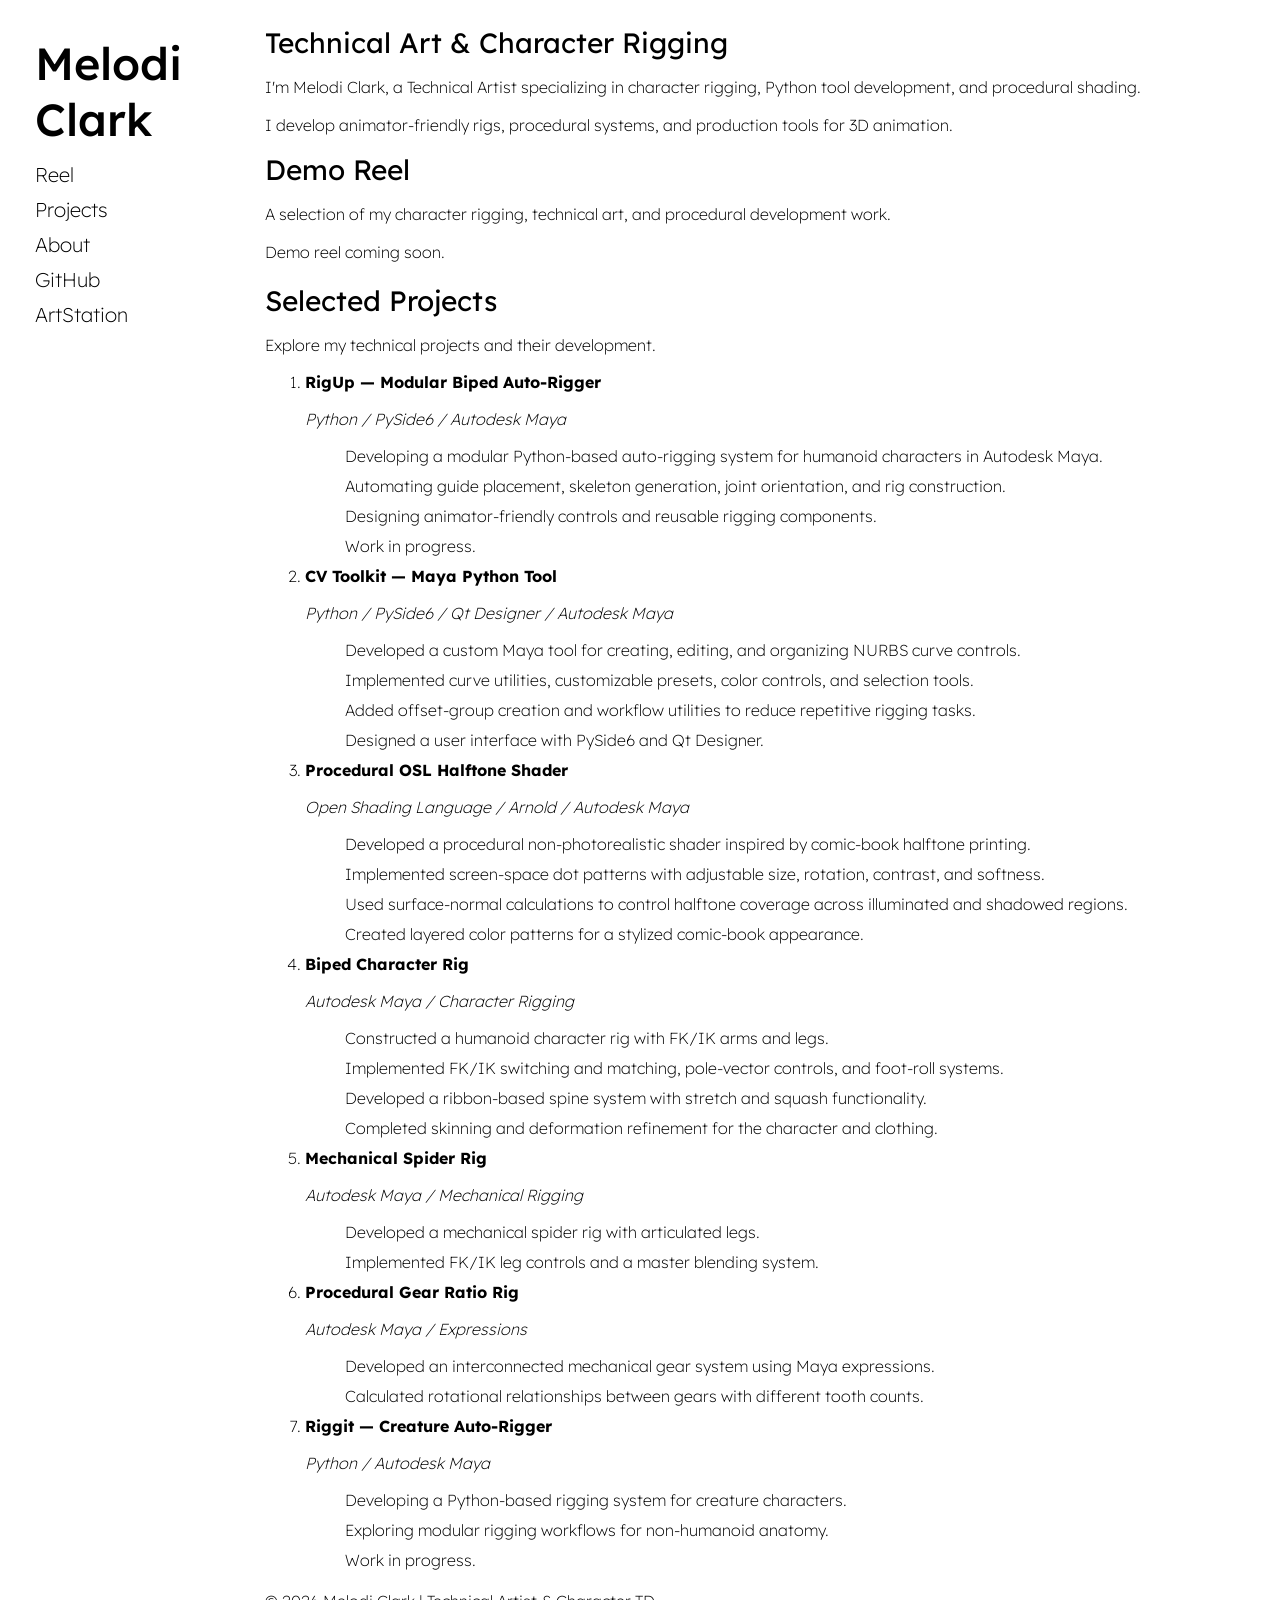
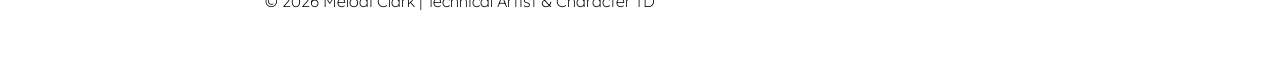
<file: index.html>
<!DOCTYPE html>
<html lang="en">
<head>
    <meta charset="UTF-8">
    <meta name="viewport" content="width=device-width, initial-scale=1.0">

    <title>Melodi Clark | Technical Artist & Character TD</title>

    <meta name="description" content="Technical art portfolio of Melodi Clark, specializing in character rigging, Python tools, and procedural shading.">

    <link href="https://fonts.googleapis.com/css2?family=Lexend+Deca:wght@200;300;400;500;600;700&display=swap" rel="stylesheet">
    <link rel="stylesheet" href="./style.css">
</head>

<body>
    <div id="parent">

        <div id="sidebar">
            <h1 class="title">Melodi<br>Clark</h1>

            <ul class="sidebar-links">
                <li><a href="./index.html">Reel</a></li>
                <li><a href="./projects.html">Projects</a></li>
                <li><a href="./about.html">About</a></li>
                <li><a href="https://github.com/Melodi3D" target="_blank" rel="noopener noreferrer">GitHub</a></li>
                <li><a href="https://www.artstation.com/melodi3d" target="_blank" rel="noopener noreferrer">ArtStation</a></li>
            </ul>
        </div>

        <main id="content">

            <h2 class="projects-title">Technical Art & Character Rigging</h2>

            <p>
                I'm Melodi Clark, a Technical Artist specializing in
                character rigging, Python tool development, and
                procedural shading.
            </p>

            <p>
                I develop animator-friendly rigs, procedural systems,
                and production tools for 3D animation.
            </p>

            <section class="section">
                <h2 class="projects-title">Demo Reel</h2>

                <p>
                    A selection of my character rigging, technical art,
                    and procedural development work.
                </p>

                <p>Demo reel coming soon.</p>
            </section>

            <section class="section">
                <h2 class="projects-title">Selected Projects</h2>

                <p>
                    Explore my technical projects and their development.
                </p>

                <ol>
                    <li>
                        <strong>RigUp — Modular Biped Auto-Rigger</strong>
                        <p><em>Python / PySide6 / Autodesk Maya</em></p>

                        <ul>
                            <li>Developing a modular Python-based auto-rigging system for humanoid characters in Autodesk Maya.</li>
                            <li>Automating guide placement, skeleton generation, joint orientation, and rig construction.</li>
                            <li>Designing animator-friendly controls and reusable rigging components.</li>
                            <li>Work in progress.</li>
                        </ul>
                    </li>

                    <li>
                        <strong>CV Toolkit — Maya Python Tool</strong>
                        <p><em>Python / PySide6 / Qt Designer / Autodesk Maya</em></p>

                        <ul>
                            <li>Developed a custom Maya tool for creating, editing, and organizing NURBS curve controls.</li>
                            <li>Implemented curve utilities, customizable presets, color controls, and selection tools.</li>
                            <li>Added offset-group creation and workflow utilities to reduce repetitive rigging tasks.</li>
                            <li>Designed a user interface with PySide6 and Qt Designer.</li>
                        </ul>
                    </li>

                    <li>
                        <strong>Procedural OSL Halftone Shader</strong>
                        <p><em>Open Shading Language / Arnold / Autodesk Maya</em></p>

                        <ul>
                            <li>Developed a procedural non-photorealistic shader inspired by comic-book halftone printing.</li>
                            <li>Implemented screen-space dot patterns with adjustable size, rotation, contrast, and softness.</li>
                            <li>Used surface-normal calculations to control halftone coverage across illuminated and shadowed regions.</li>
                            <li>Created layered color patterns for a stylized comic-book appearance.</li>
                        </ul>
                    </li>

                    <li>
                        <strong>Biped Character Rig</strong>
                        <p><em>Autodesk Maya / Character Rigging</em></p>

                        <ul>
                            <li>Constructed a humanoid character rig with FK/IK arms and legs.</li>
                            <li>Implemented FK/IK switching and matching, pole-vector controls, and foot-roll systems.</li>
                            <li>Developed a ribbon-based spine system with stretch and squash functionality.</li>
                            <li>Completed skinning and deformation refinement for the character and clothing.</li>
                        </ul>
                    </li>

                    <li>
                        <strong>Mechanical Spider Rig</strong>
                        <p><em>Autodesk Maya / Mechanical Rigging</em></p>

                        <ul>
                            <li>Developed a mechanical spider rig with articulated legs.</li>
                            <li>Implemented FK/IK leg controls and a master blending system.</li>
                        </ul>
                    </li>

                    <li>
                        <strong>Procedural Gear Ratio Rig</strong>
                        <p><em>Autodesk Maya / Expressions</em></p>

                        <ul>
                            <li>Developed an interconnected mechanical gear system using Maya expressions.</li>
                            <li>Calculated rotational relationships between gears with different tooth counts.</li>
                        </ul>
                    </li>

                    <li>
                        <strong>Riggit — Creature Auto-Rigger</strong>
                        <p><em>Python / Autodesk Maya</em></p>

                        <ul>
                            <li>Developing a Python-based rigging system for creature characters.</li>
                            <li>Exploring modular rigging workflows for non-humanoid anatomy.</li>
                            <li>Work in progress.</li>
                        </ul>
                    </li>
                </ol>
            </section>

            <footer>
                <p>© 2026 Melodi Clark | Technical Artist & Character TD</p>
            </footer>

        </main>
    </div>
</body>
</html>
</file>
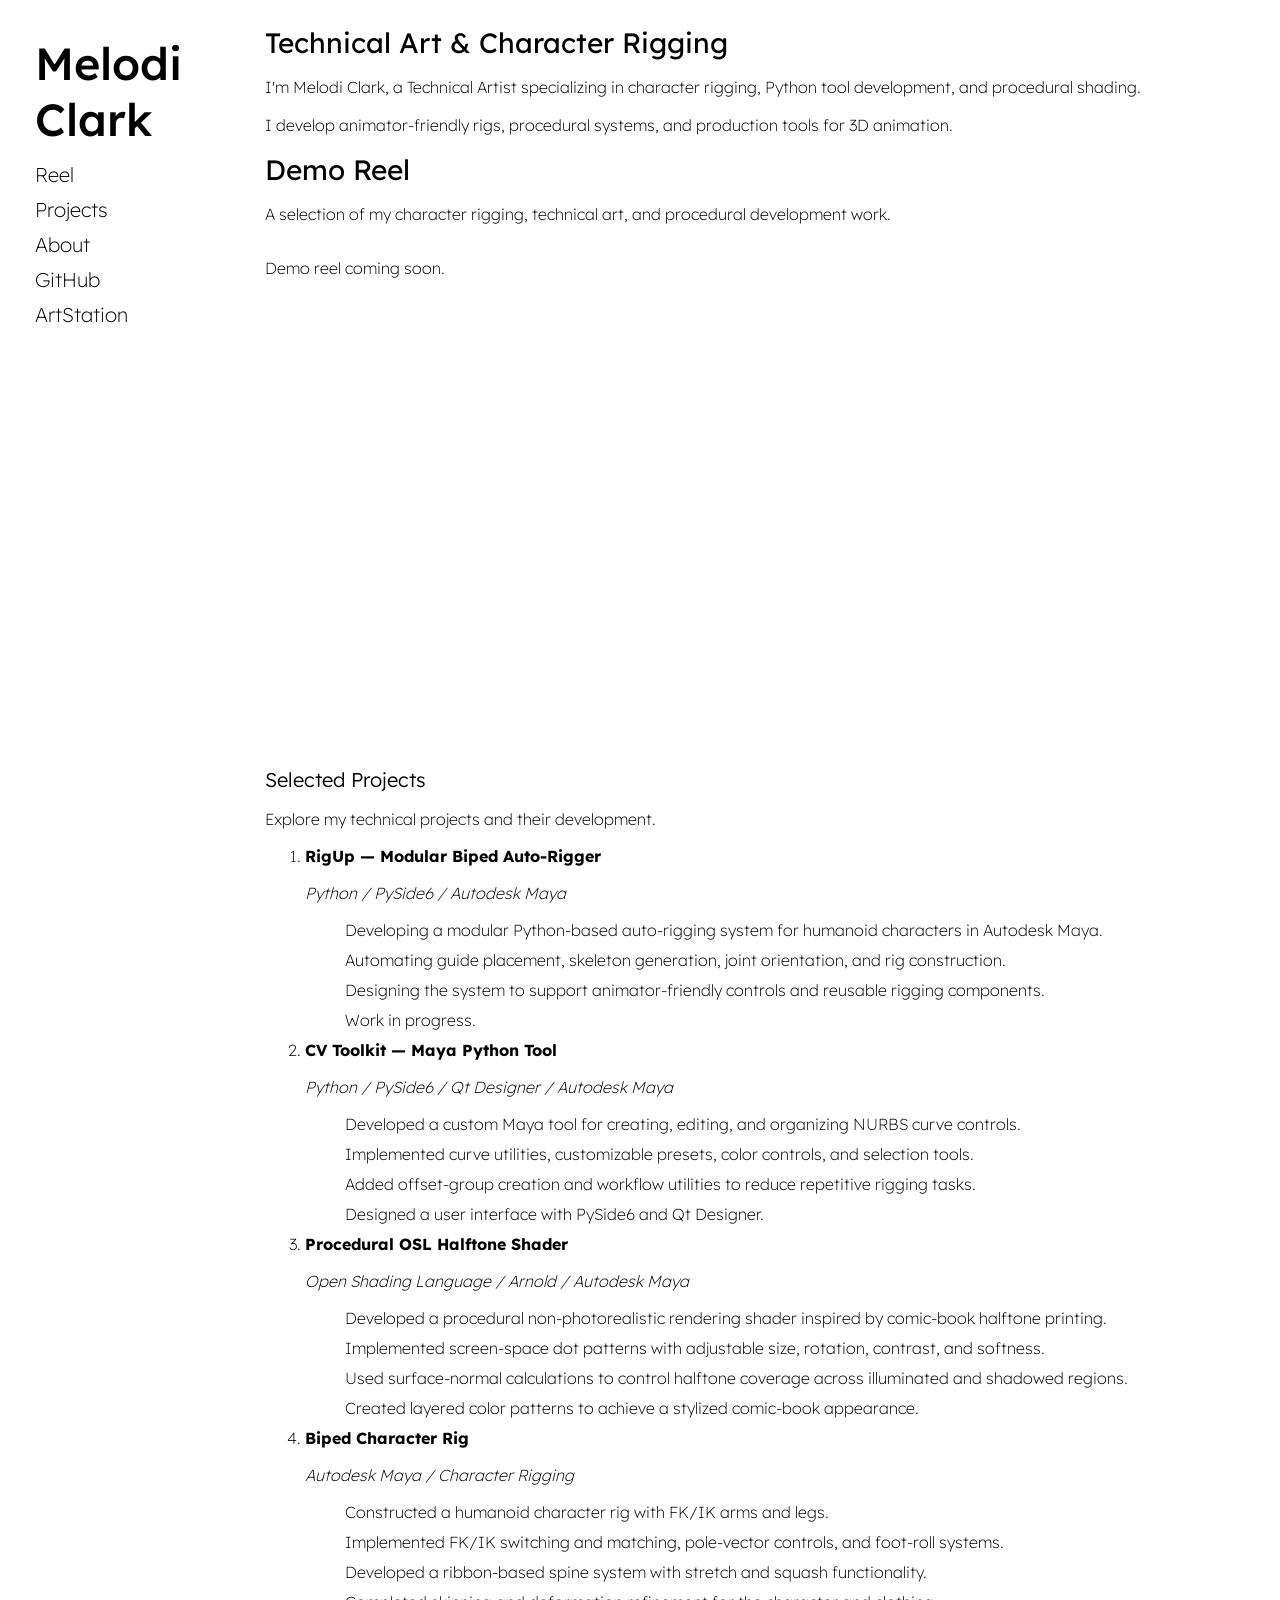
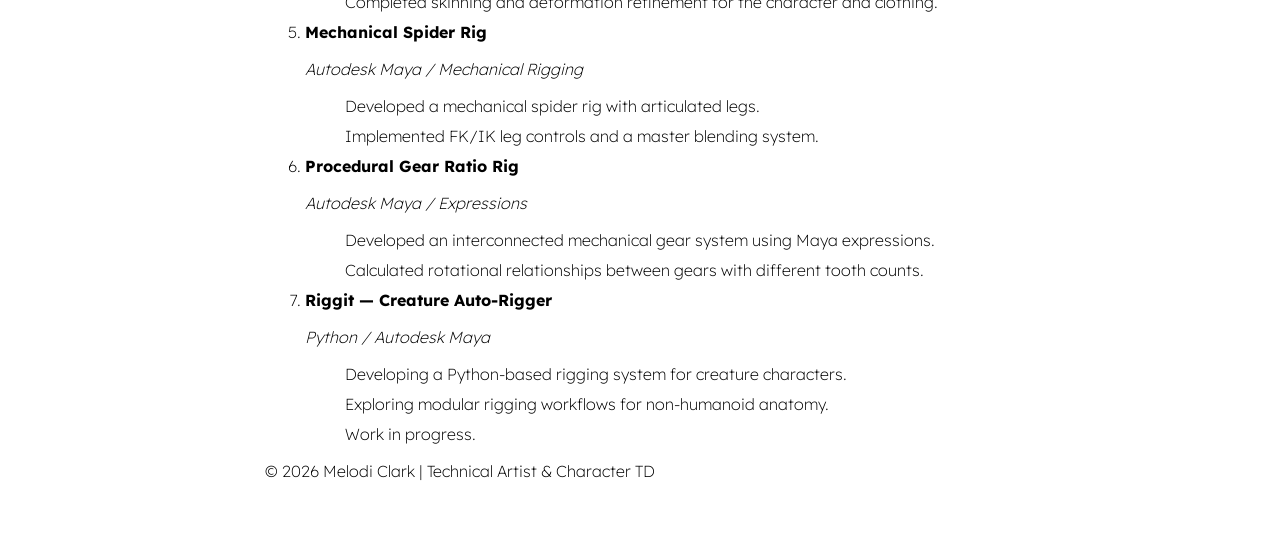
<file: about.html>
<!DOCTYPE html>
<html>
    <head>
        <link rel="stylesheet" href="style.css">
        <link rel="shortcut icon" type="image/x-icon" href="favicon.ico?">
    </head>
    <body>
        <div id="parent">
             <div id="sidebar">
            <h1 class="title">Melodi<br>Clark</h1>
            <ul class="sidebar-links">
                <li><a href="./index.html" class="link">Reel</a></li>
                <li><a href="./projects.html" class="link">Projects</a></li>
                <li><a href="./about.html" class="link">About</a></li>
                <li><a href="https://github.com/Melodi3D" target="_blank" rel="noopener noreferrer" class="link">GitHub</a></li>
                <li><a href="https://www.artstation.com/melodi3d" target="_blank" rel="noopener noreferrer" class="link">ArtStation</a></li>
            </ul>
        </div>

        <!-- MAIN CONTENT -->
        <div id="content">

            <h2 class="projects-title">Technical Art & Character Rigging</h2>

            <p>
                I'm Melodi Clark, a Technical Artist specializing in
                character rigging, Python tool development, and
                procedural shading.
            </p>

            <p>
                I develop animator-friendly rigs, procedural systems,
                and production tools for 3D animation.
            </p>

            <!-- DEMO REEL -->
            <h2 class="projects-title">Demo Reel</h2>

            <p>
                A selection of my character rigging, technical art,
                and procedural development work.
            </p>

            <div class="video">
                <!-- Replace the placeholder below with your Vimeo embed -->
                <p>Demo reel coming soon.</p>
            </div>

            <!-- PROJECTS -->
            <div class="materials-title">Selected Projects</div>

            <p>
                Explore my technical projects and their development.
            </p>

            <ol>

                <!-- PROJECT 1 -->
                <li>
                    <b>RigUp — Modular Biped Auto-Rigger</b>
                    <p><i>Python / PySide6 / Autodesk Maya</i></p>

                    <ul>
                        <li>
                            Developing a modular Python-based auto-rigging
                            system for humanoid characters in Autodesk Maya.
                        </li>
                        <li>
                            Automating guide placement, skeleton generation,
                            joint orientation, and rig construction.
                        </li>
                        <li>
                            Designing the system to support animator-friendly
                            controls and reusable rigging components.
                        </li>
                        <li>
                            Work in progress.
                        </li>
                    </ul>
                </li>

                <!-- PROJECT 2 -->
                <li>
                    <b>CV Toolkit — Maya Python Tool</b>
                    <p><i>Python / PySide6 / Qt Designer / Autodesk Maya</i></p>

                    <ul>
                        <li>
                            Developed a custom Maya tool for creating,
                            editing, and organizing NURBS curve controls.
                        </li>
                        <li>
                            Implemented curve utilities, customizable presets,
                            color controls, and selection tools.
                        </li>
                        <li>
                            Added offset-group creation and workflow
                            utilities to reduce repetitive rigging tasks.
                        </li>
                        <li>
                            Designed a user interface with PySide6
                            and Qt Designer.
                        </li>
                    </ul>
                </li>

                <!-- PROJECT 3 -->
                <li>
                    <b>Procedural OSL Halftone Shader</b>
                    <p><i>Open Shading Language / Arnold / Autodesk Maya</i></p>

                    <ul>
                        <li>
                            Developed a procedural non-photorealistic
                            rendering shader inspired by comic-book
                            halftone printing.
                        </li>
                        <li>
                            Implemented screen-space dot patterns
                            with adjustable size, rotation,
                            contrast, and softness.
                        </li>
                        <li>
                            Used surface-normal calculations to control
                            halftone coverage across illuminated
                            and shadowed regions.
                        </li>
                        <li>
                            Created layered color patterns to achieve
                            a stylized comic-book appearance.
                        </li>
                    </ul>
                </li>

                <!-- PROJECT 4 -->
                <li>
                    <b>Biped Character Rig</b>
                    <p><i>Autodesk Maya / Character Rigging</i></p>

                    <ul>
                        <li>
                            Constructed a humanoid character rig
                            with FK/IK arms and legs.
                        </li>
                        <li>
                            Implemented FK/IK switching and matching,
                            pole-vector controls, and foot-roll systems.
                        </li>
                        <li>
                            Developed a ribbon-based spine system
                            with stretch and squash functionality.
                        </li>
                        <li>
                            Completed skinning and deformation refinement
                            for the character and clothing.
                        </li>
                    </ul>
                </li>

                <!-- PROJECT 5 -->
                <li>
                    <b>Mechanical Spider Rig</b>
                    <p><i>Autodesk Maya / Mechanical Rigging</i></p>

                    <ul>
                        <li>
                            Developed a mechanical spider rig
                            with articulated legs.
                        </li>
                        <li>
                            Implemented FK/IK leg controls
                            and a master blending system.
                        </li>
                    </ul>
                </li>

                <!-- PROJECT 6 -->
                <li>
                    <b>Procedural Gear Ratio Rig</b>
                    <p><i>Autodesk Maya / Expressions</i></p>

                    <ul>
                        <li>
                            Developed an interconnected mechanical
                            gear system using Maya expressions.
                        </li>
                        <li>
                            Calculated rotational relationships
                            between gears with different tooth counts.
                        </li>
                    </ul>
                </li>

                <!-- PROJECT 7 -->
                <li>
                    <b>Riggit — Creature Auto-Rigger</b>
                    <p><i>Python / Autodesk Maya</i></p>

                    <ul>
                        <li>
                            Developing a Python-based rigging system
                            for creature characters.
                        </li>
                        <li>
                            Exploring modular rigging workflows
                            for non-humanoid anatomy.
                        </li>
                        <li>
                            Work in progress.
                        </li>
                    </ul>
                </li>

            </ol>

            <!-- FOOTER -->
            <footer>
                <p>
                    © 2026 Melodi Clark |
                    Technical Artist & Character TD
                </p>
            </footer>

        </div>
    </div>
</body>
</html>
</file>
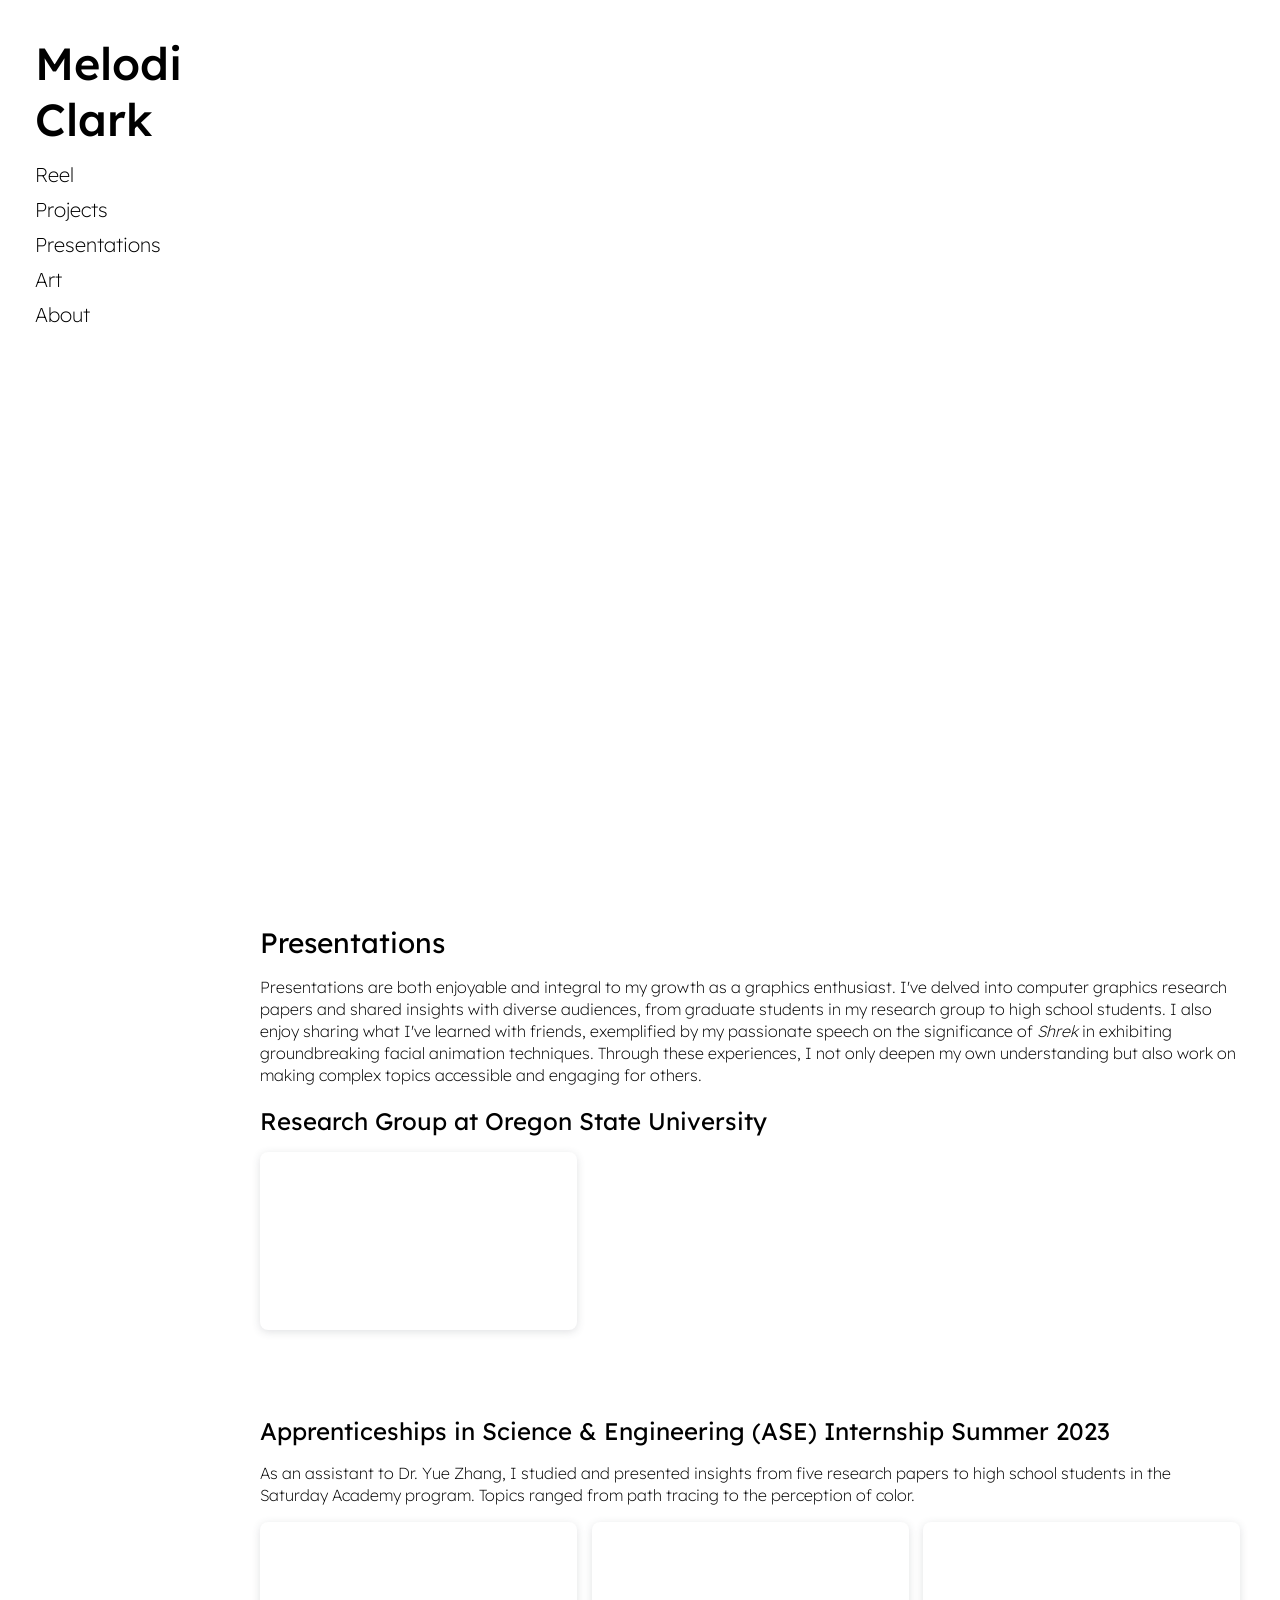
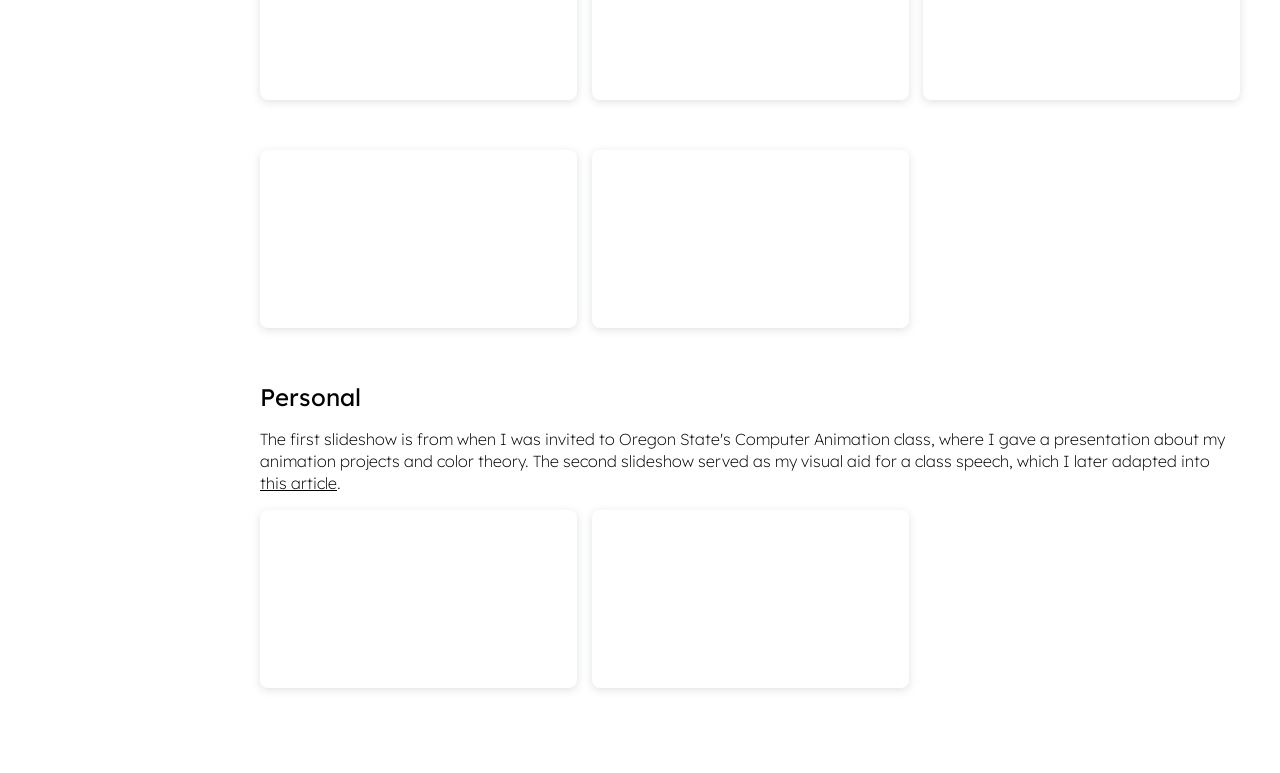
<file: presentations.html>
<!DOCTYPE html>
<html>
    <head>
        <link rel="stylesheet" href="style.css">
        <link rel="shortcut icon" type="image/x-icon" href="favicon.ico?">
    </head>
    <body>
        <div id="parent">
            <div id="sidebar">
                <h1 class="title">Melodi<br>Clark</h1>
                <ul class="sidebar-links">
                    <li><a href="./" class="link">Reel</a></li>
                    <li><a href="./projects" class="link">Projects</a></li>
                    <li><a href="./presentations" class="link">Presentations</a></li>
                    <li><a href="./art">Art</a></li>
                    <li><a href="./about" class="link">About</a></li>
                </ul>
            </div>
        </div>
        <div id="content">
            <h3 class="projects-title">Presentations</h3>
            <p>Presentations are both enjoyable and integral to my growth as a graphics enthusiast. I've delved into computer graphics 
                research papers and shared insights with diverse audiences, from graduate students in my research group to high school students.  
                I also enjoy sharing what I've learned with friends, exemplified by my passionate speech on the significance of
                <i>Shrek</i> in exhibiting groundbreaking facial animation techniques. Through these experiences, I not only deepen my 
                own understanding but also work on making complex topics accessible and engaging for others.
            </p>

            <div class="spacer3"></div>
            
            <div class="section">
                <h2>Research Group at Oregon State University</h2>
                <ul class="pres-rig">
                    <li>
                        <a class="pres-rig-cell">
                            <div style="position: relative; width: 100%; height: 0; padding-top: 56.2500%;
                            padding-bottom: 0; box-shadow: 0 2px 8px 0 rgba(63,69,81,0.16); margin-top: 0em; margin-bottom: 0.9em; overflow: hidden;
                            border-radius: 8px; will-change: transform;">
                            <iframe loading="lazy" style="position: absolute; width: 100%; height: 100%; top: 0; left: 0; border: none; padding: 0;margin: 0;"
                            src="https:&#x2F;&#x2F;www.canva.com&#x2F;design&#x2F;DAF3vRYuzxI&#x2F;view?embed" allowfullscreen="allowfullscreen" allow="fullscreen">
                            </iframe>
                        </div>    
                        </a>
                    </li>
                    <li>
                        <a class="pres-rig-cell">
            
                                <iframe src="https://docs.google.com/presentation/d/e/2PACX-1vQ5VTHJhGjDhmlmSa6SWosxWLH1cKebp64mdq268Ig-E7L1AiiGtV8n_sgKGm9nTb71hIvxn5SSiBer/embed?start=false&loop=false&delayms=3000" 
                                frameborder="0" width="auto" margin-top: height="220" allowfullscreen="true" mozallowfullscreen="true" webkitallowfullscreen="true"></iframe>
                    
                        </a>
                    </li>
                </ul>
            
            </div>



            <div class="spacer3"></div>

<div class="section">

    <h2>Apprenticeships in Science & Engineering (ASE) Internship Summer 2023</h2>
    <p>
        As an assistant to Dr. Yue Zhang, I studied and presented insights from five research papers to high school students in the Saturday Academy program.
        Topics ranged from path tracing to the perception of color.
    </p>
    <ul class="pres-rig">
        <li class="pres-rig-item">
            <div class="pres-rig-cell">
                <div style="position: relative; width: 100%; height: 0; padding-top: 56.2500%;
                            padding-bottom: 0; box-shadow: 0 2px 8px 0 rgba(63,69,81,0.16); margin-top: 0em; margin-bottom: 0.9em; overflow: hidden;
                            border-radius: 8px; will-change: transform;">
                <iframe loading="lazy" style="position: absolute; width: 100%; height: 100%; top: 0; left: 0; border: none; padding: 0;margin: 0;"src="https://www.canva.com/design/DAFqMUpRG_g/view?embed" allowfullscreen="allowfullscreen" allow="fullscreen"></iframe>
            </div>
        </li>

        <li class="pres-rig-item">
            <div class="pres-rig-cell">
                <div style="position: relative; width: 100%; height: 0; padding-top: 56.2500%;
                            padding-bottom: 0; box-shadow: 0 2px 8px 0 rgba(63,69,81,0.16); margin-top: 0em; margin-bottom: 0.9em; overflow: hidden;
                            border-radius: 8px; will-change: transform;">
                <iframe loading="lazy" style="position: absolute; width: 100%; height: 100%; top: 0; left: 0; border: none; padding: 0;margin: 0;"src="https://www.canva.com/design/DAFsIEaGxGI/view?embed" allowfullscreen="allowfullscreen" allow="fullscreen"></iframe>
            </div>
        </li>

        <li class="pres-rig-item">
            <div class="pres-rig-cell">
                <div style="position: relative; width: 100%; height: 0; padding-top: 56.2500%;
                            padding-bottom: 0; box-shadow: 0 2px 8px 0 rgba(63,69,81,0.16); margin-top: 0em; margin-bottom: 0.9em; overflow: hidden;
                            border-radius: 8px; will-change: transform;">
                <iframe loading="lazy" style="position: absolute; width: 100%; height: 100%; top: 0; left: 0; border: none; padding: 0;margin: 0;"src="https://www.canva.com/design/DAFnMp6SiyU/view?embed" allowfullscreen="allowfullscreen" allow="fullscreen"></iframe>
            </div>
        </li>

        <li class="pres-rig-item">
            <div class="pres-rig-cell">
                <div style="position: relative; width: 100%; height: 0; padding-top: 56.2500%;
                            padding-bottom: 0; box-shadow: 0 2px 8px 0 rgba(63,69,81,0.16); margin-top: 0em; margin-bottom: 0.9em; overflow: hidden;
                            border-radius: 8px; will-change: transform;">
                <iframe loading="lazy" style="position: absolute; width: 100%; height: 100%; top: 0; left: 0; border: none; padding: 0;margin: 0;"src="https://www.canva.com/design/DAFmnvFr_7M/view?embed" allowfullscreen="allowfullscreen" allow="fullscreen"></iframe>
            </div>
        </li>

        <li class="pres-rig-item">
            <div class="pres-rig-cell">
                <div style="position: relative; width: 100%; height: 0; padding-top: 56.2500%;
                            padding-bottom: 0; box-shadow: 0 2px 8px 0 rgba(63,69,81,0.16); margin-top: 0em; margin-bottom: 0.9em; overflow: hidden;
                            border-radius: 8px; will-change: transform;">
                <iframe loading="lazy" style="position: absolute; width: 100%; height: 100%; top: 0; left: 0; border: none; padding: 0;margin: 0;"src="https://www.canva.com/design/DAFmiPLhmOo/view?embed" allowfullscreen="allowfullscreen" allow="fullscreen"></iframe>
            </div>
        </li>
    </ul>
    



                   
            <div class="spacer3"></div>


            <div class="section">
                <h2>Personal</h2>
                <p>The first slideshow is from when I was invited to Oregon State's Computer Animation class, where I gave a presentation about my animation projects and color theory. The second slideshow
                    served as my visual aid for a class speech, which I later adapted into <a href="https://open.substack.com/pub/mochiricenuggets/p/the-significance-of-shreks-3d-animated?r=2edec8&utm_campaign=post&utm_medium=web" target="_blank"><u>this article</u></a>.
                </p>
                <ul class="pres-rig">
                    <li>
                        <a class="pres-rig-cell">
                            <div style="position: relative; width: 100%; height: 0; padding-top: 56.2500%;
                            padding-bottom: 0; box-shadow: 0 2px 8px 0 rgba(63,69,81,0.16); margin-top: 0em; margin-bottom: 0.9em; overflow: hidden;
                            border-radius: 8px; will-change: transform;">
                            <iframe loading="lazy" style="position: absolute; width: 100%; height: 100%; top: 0; left: 0; border: none; padding: 0;margin: 0;"
                                src="https:&#x2F;&#x2F;www.canva.com&#x2F;design&#x2F;DAF2Fty2F1I&#x2F;view?embed" allowfullscreen="allowfullscreen" allow="fullscreen">
                            </iframe>
                            </div>
                        </a>
                    </li>
                    <li>
                        <a class="pres-rig-cell">
                            <div style="position: relative; width: 100%; height: 0; padding-top: 56.2500%;
                            padding-bottom: 0; box-shadow: 0 2px 8px 0 rgba(63,69,81,0.16); margin-top: 0em; margin-bottom: 0.9em; overflow: hidden;
                            border-radius: 8px; will-change: transform;">
                            <iframe loading="lazy" style="position: absolute; width: 100%; height: 100%; top: 0; left: 0; border: none; padding: 0;margin: 0;"
                                src="https:&#x2F;&#x2F;www.canva.com&#x2F;design&#x2F;DAFatuOxXFo&#x2F;view?embed" allowfullscreen="allowfullscreen" allow="fullscreen">
                            </iframe>
                            </div>
                        </a>
                    </li>
                </ul>
            </div>

         
            <div class="spacer3"></div>

        </div>
    </body>
</html>
</file>
<file: style.css>
@import url('https://fonts.googleapis.com/css2?family=Lexend+Deca:wght@200;300;400;500;600;700&display=swap');

* {
    box-sizing: border-box;
}

body {
    margin: 0;
    background-color: white;
    color: black;
    font-family: 'Lexend Deca', sans-serif;
    font-weight: 200;
}

#parent {
    display: flex;
    margin: 5px;
    min-height: 100vh;
}

#sidebar {
    padding-left: 30px;
    width: 180px;
    position: fixed;
    top: 5px;
    left: 5px;
}

.title {
    margin-bottom: 0;
}

.sidebar-links {
    list-style-type: none;
    margin-top: 15px;
    padding-left: 0;
    font-family: 'Lexend Deca', sans-serif;
    font-weight: 200;
    font-size: 20px;
}

.sidebar-links li {
    margin-bottom: 10px;
}

.sidebar-links a {
    font-family: 'Lexend Deca', sans-serif;
    font-weight: 200;
}

.sidebar-links a:hover {
    background-color: #FFD933;
    text-decoration: none;
}

.about-links {
    font-family: 'Lexend Deca', sans-serif;
    font-weight: 200;
    font-size: 15px;
    padding-left: 0;
    text-decoration: underline;
}

.link-icon img {
    max-height: none;
    width: 2em;
    margin-right: 10px;
}

.link-icon .indiv-icon {
    display: flex;
    align-items: center;
    margin-bottom: 5px;
}

.link-icon a:hover {
    text-decoration: underline;
}

.link-icon a {
    display: flex;
    align-items: center;
    margin-bottom: 10px;
}

.link-icon {
    font-family: 'Lexend Deca', sans-serif;
    font-weight: 200;
    display: flex;
    flex-direction: column;
}

ul li {
    list-style-type: none;
    font-family: 'Lexend Deca', sans-serif;
    font-weight: 200;
    padding-left: 0;
    margin-bottom: 10px;
}

a:link,
a:visited {
    color: black;
    text-decoration: none;
}

a:hover {
    text-decoration: underline;
}

#content {
    flex: 1;
    min-width: 0;
    margin: 20px 40px 20px 260px;
    padding-bottom: 10px;
}

h1 {
    font-family: 'Lexend Deca', sans-serif;
    font-weight: 500;
    font-size: 45px;
}

h2 {
    font-family: 'Lexend Deca', sans-serif;
    font-weight: 400;
    margin-top: 0;
    margin-bottom: 0;
}

h3 {
    font-family: 'Lexend Deca', sans-serif;
    font-weight: 400;
    margin-top: 0;
}

p {
    font-family: 'Lexend Deca', sans-serif;
    line-height: 22px;
    font-weight: 200;
}

.float-container {
    display: flex;
    align-items: flex-start;
    gap: 20px;
    padding: 20px;
}

.image-child {
    flex: 0 0 auto;
    max-width: 450px;
    width: 100%;
}

.image-child img {
    width: 100%;
    height: auto;
    display: block;
}

.text-child {
    flex: 1;
    min-width: 0;
}

.video {
    width: 100%;
    max-width: 900px;
    position: relative;
    overflow: hidden;
    aspect-ratio: 16 / 9;
}

.video iframe {
    position: absolute;
    top: 0;
    left: 0;
    width: 100%;
    height: 100%;
    border: 0;
}

.me {
    max-width: 100%;
    padding-bottom: 10px;
}

.projects-title {
    margin-bottom: 5px;
    font-size: 28px;
}

#rig {
    display: grid;
    grid-template-columns: repeat(3, minmax(0, 1fr));
    gap: 15px;
    padding-left: 0;
    margin-top: 25px;
    list-style: none;
}

#rig li {
    float: none;
    margin: 0;
    padding: 0;
    width: auto;
    height: auto;
    min-width: 0;
    list-style: none;
}

.rig-img {
    display: block;
    width: 100%;
    height: 100%;
    max-width: none;
    object-fit: cover;
}

.rig-cell {
    width: 100%;
    aspect-ratio: 1 / 1;
    position: relative;
    display: block;
    overflow: hidden;
    background-color: #f5f5f5;
}

.rig-overlay {
    display: block;
    position: absolute;
    text-align: center;
    inset: 0;
    opacity: 0;
    transition: opacity 0.5s ease;
    background-color: black;
}

.rig-text {
    font-family: 'Lexend Deca', sans-serif;
    font-weight: 300;
    position: absolute;
    top: 50%;
    left: 50%;
    width: 90%;
    transform: translate(-50%, -50%);
    text-align: center;
    opacity: 0;
    transition: opacity 0.5s ease;
    color: white;
}

.rig-cell:hover .rig-overlay {
    opacity: 0.5;
}

.rig-cell:hover .rig-text {
    opacity: 1;
}

.spacer {
    margin-bottom: 800px;
}

.spacer2 {
    margin-bottom: 240px;
}

.spacer3 {
    margin-bottom: 20px;
}

.spacer4 {
    margin-bottom: 450px;
}

.pres-rig {
    display: grid;
    grid-template-columns: repeat(3, minmax(0, 1fr));
    gap: 15px;
    padding-left: 0;
    list-style: none;
}

.pres-rig li {
    display: block;
    width: auto;
    height: auto;
    margin: 0 0 20px;
}

.pres-rig-cell {
    width: 100%;
    position: relative;
    display: block;
}

.pres-rig-cell img {
    display: block;
    max-width: 100%;
    height: auto;
}

.section {
    margin-bottom: 20px;
}

.materials {
    margin-left: 20px;
    font-family: 'Lexend Deca', sans-serif;
    font-weight: 200;
    line-height: 25px;
}

.materials-title {
    margin-top: 20px;
    margin-bottom: 3px;
    font-family: 'Lexend Deca', sans-serif;
    font-weight: 300;
    font-size: 20px;
}

video {
    max-width: 700px;
    width: 100%;
    height: auto;
    overflow: hidden;
}

.smaller-video {
    max-width: 350px;
}

.images img {
    max-width: 700px;
    width: 100%;
    height: auto;
    overflow: hidden;
}

.detailed-images img {
    max-width: 100%;
    width: 100%;
    height: auto;
    overflow: hidden;
}

ol {
    font-family: 'Lexend Deca', sans-serif;
    font-weight: 200;
}

ol .indent {
    margin-left: 60px;
}

.anim-text {
    margin-top: 3px;
    margin-bottom: 0;
}

@media (max-width: 1250px) {
    .float-container {
        flex-direction: column;
    }

    .image-child,
    .text-child {
        width: 100%;
    }
}

@media (max-width: 1150px) {
    #rig,
    .pres-rig {
        grid-template-columns: repeat(2, minmax(0, 1fr));
    }
}

.rig-cell img[alt="CV Toolkit Maya Python Tool"] {
    object-fit: contain;
}
@media (max-width: 700px) {
    #parent {
        display: block;
    }

    #sidebar {
        position: static;
        width: 100%;
        padding: 15px 20px;
    }

    .title {
        font-size: 36px;
    }

    .sidebar-links {
        display: flex;
        flex-wrap: wrap;
        gap: 10px 15px;
        font-size: 16px;
    }

    .sidebar-links li {
        margin-bottom: 0;
    }

    #content {
        margin: 20px;
        padding-bottom: 30px;
    }

    #rig,
    .pres-rig {
        grid-template-columns: 1fr;
    }

    .float-container {
        padding: 0;
    }

    .spacer,
    .spacer2,
    .spacer4 {
        margin-bottom: 40px;
    }
}
</file>
